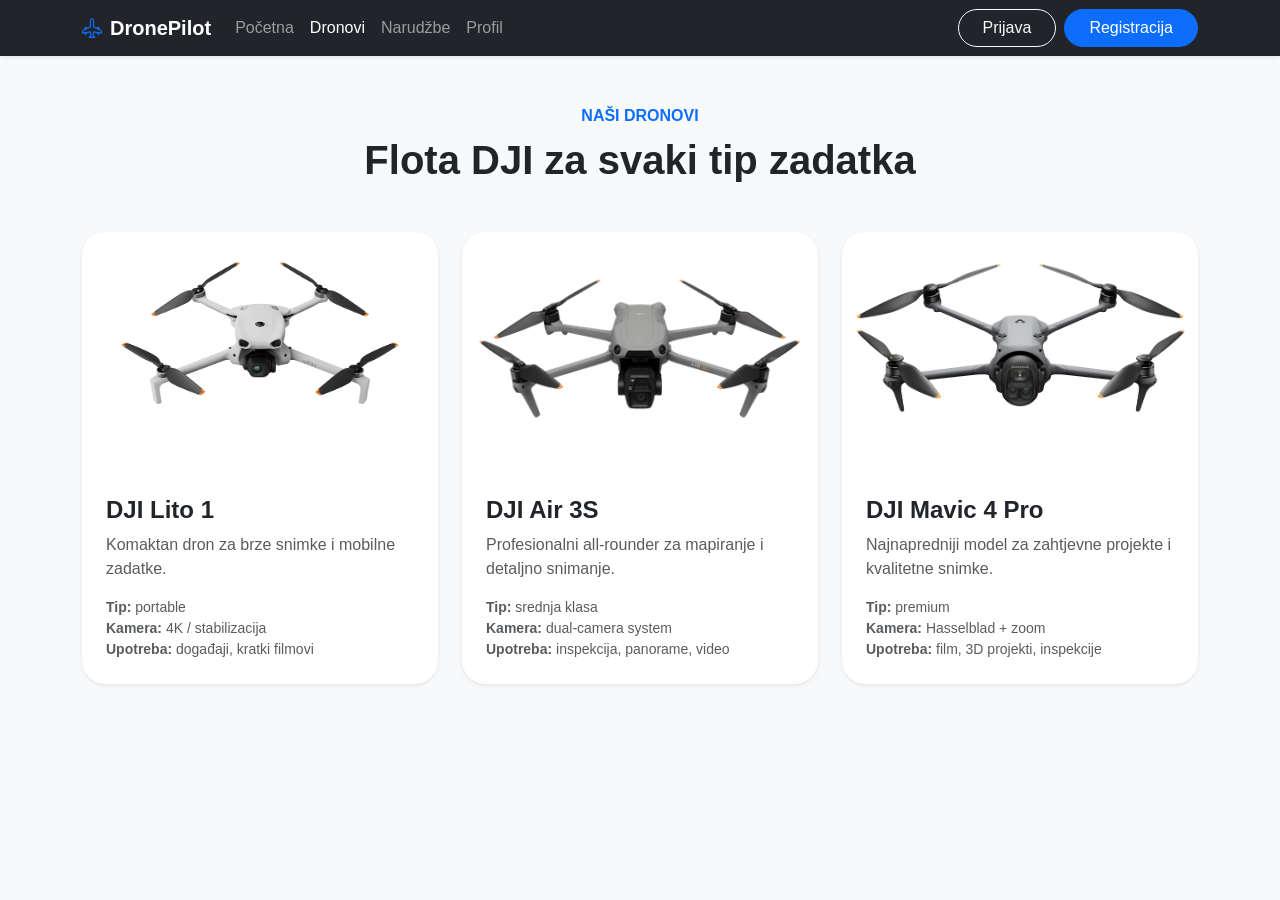
<file: drones.html>
<!DOCTYPE html>
<html lang="bs">
<head>
    <meta charset="UTF-8">
    <meta name="viewport" content="width=device-width, initial-scale=1.0">
    <title>Naši dronovi - DronePilot</title>
    <link href="https://cdn.jsdelivr.net/npm/bootstrap@5.3.3/dist/css/bootstrap.min.css" rel="stylesheet">
    <link rel="stylesheet" href="https://cdn.jsdelivr.net/npm/bootstrap-icons@1.11.3/font/bootstrap-icons.min.css">
    <link rel="stylesheet" href="frontend/css/style.css">
</head>
<body class="bg-light">
    <nav class="navbar navbar-expand-lg navbar-dark bg-dark sticky-top shadow-sm">
        <div class="container">
            <a class="navbar-brand fw-bold" href="index.html">
                <i class="bi bi-airplane-engines text-primary me-2"></i>DronePilot
            </a>
            <button class="navbar-toggler" type="button" data-bs-toggle="collapse" data-bs-target="#navbarNav">
                <span class="navbar-toggler-icon"></span>
            </button>
            <div class="collapse navbar-collapse" id="navbarNav">
                <ul id="navLinks" class="navbar-nav me-auto">
                    <li class="nav-item"><a class="nav-link" href="index.html">Početna</a></li>
                    <li id="navDrones" class="nav-item"><a class="nav-link active" href="drones.html">Dronovi</a></li>
                    <li id="navOrders" class="nav-item"><a class="nav-link" href="orders.html">Narudžbe</a></li>
                    <li id="navProfile" class="nav-item"><a class="nav-link" href="profile.html">Profil</a></li>
                </ul>
                <div id="authActions" class="d-flex gap-2 align-items-center">
                    <a id="loginBtn" href="login.html" class="btn btn-outline-light rounded-pill px-4">Prijava</a>
                    <a id="registerBtn" href="register.html" class="btn btn-primary rounded-pill px-4">Registracija</a>
                    <span id="userBadge" class="badge rounded-pill bg-light text-dark d-none">User</span>
                    <button id="logoutBtn" type="button" class="btn btn-outline-light rounded-pill px-4 d-none">Odjavi se</button>
                </div>
            </div>
        </div>
    </nav>

    <main class="container py-5">
        <div class="text-center mb-5">
            <p class="text-primary fw-semibold text-uppercase mb-2">Naši dronovi</p>
            <h1 class="fw-bold">Flota DJI za svaki tip zadatka</h1>
        </div>

        <div class="row g-4">
            <div class="col-md-4">
                <div class="card drone-card h-100 border-0 shadow-sm">
                    <img src="frontend/static/assets/images/lito1.JPG" class="drone-image" alt="DJI Lito 1">
                    <div class="card-body p-4">
                        <h3 class="h4 fw-bold">DJI Lito 1</h3>
                        <p class="text-muted mb-3">Komaktan dron za brze snimke i mobilne zadatke.</p>
                        <ul class="list-unstyled small text-muted mb-0">
                            <li><strong>Tip:</strong> portable</li>
                            <li><strong>Kamera:</strong> 4K / stabilizacija</li>
                            <li><strong>Upotreba:</strong> događaji, kratki filmovi</li>
                        </ul>
                    </div>
                </div>
            </div>

            <div class="col-md-4">
                <div class="card drone-card h-100 border-0 shadow-sm">
                    <img src="frontend/static/assets/images/air3s.JPG" class="drone-image" alt="DJI Air 3S">
                    <div class="card-body p-4">
                        <h3 class="h4 fw-bold">DJI Air 3S</h3>
                        <p class="text-muted mb-3">Profesionalni all-rounder za mapiranje i detaljno snimanje.</p>
                        <ul class="list-unstyled small text-muted mb-0">
                            <li><strong>Tip:</strong> srednja klasa</li>
                            <li><strong>Kamera:</strong> dual-camera system</li>
                            <li><strong>Upotreba:</strong> inspekcija, panorame, video</li>
                        </ul>
                    </div>
                </div>
            </div>

            <div class="col-md-4">
                <div class="card drone-card h-100 border-0 shadow-sm">
                    <img src="frontend/static/assets/images/mavic.JPG" class="drone-image" alt="DJI Mavic 4 Pro">
                    <div class="card-body p-4">
                        <h3 class="h4 fw-bold">DJI Mavic 4 Pro</h3>
                        <p class="text-muted mb-3">Najnapredniji model za zahtjevne projekte i kvalitetne snimke.</p>
                        <ul class="list-unstyled small text-muted mb-0">
                            <li><strong>Tip:</strong> premium</li>
                            <li><strong>Kamera:</strong> Hasselblad + zoom</li>
                            <li><strong>Upotreba:</strong> film, 3D projekti, inspekcije</li>
                        </ul>
                    </div>
                </div>
            </div>
        </div>
    </main>
</body>
</html>
</file>
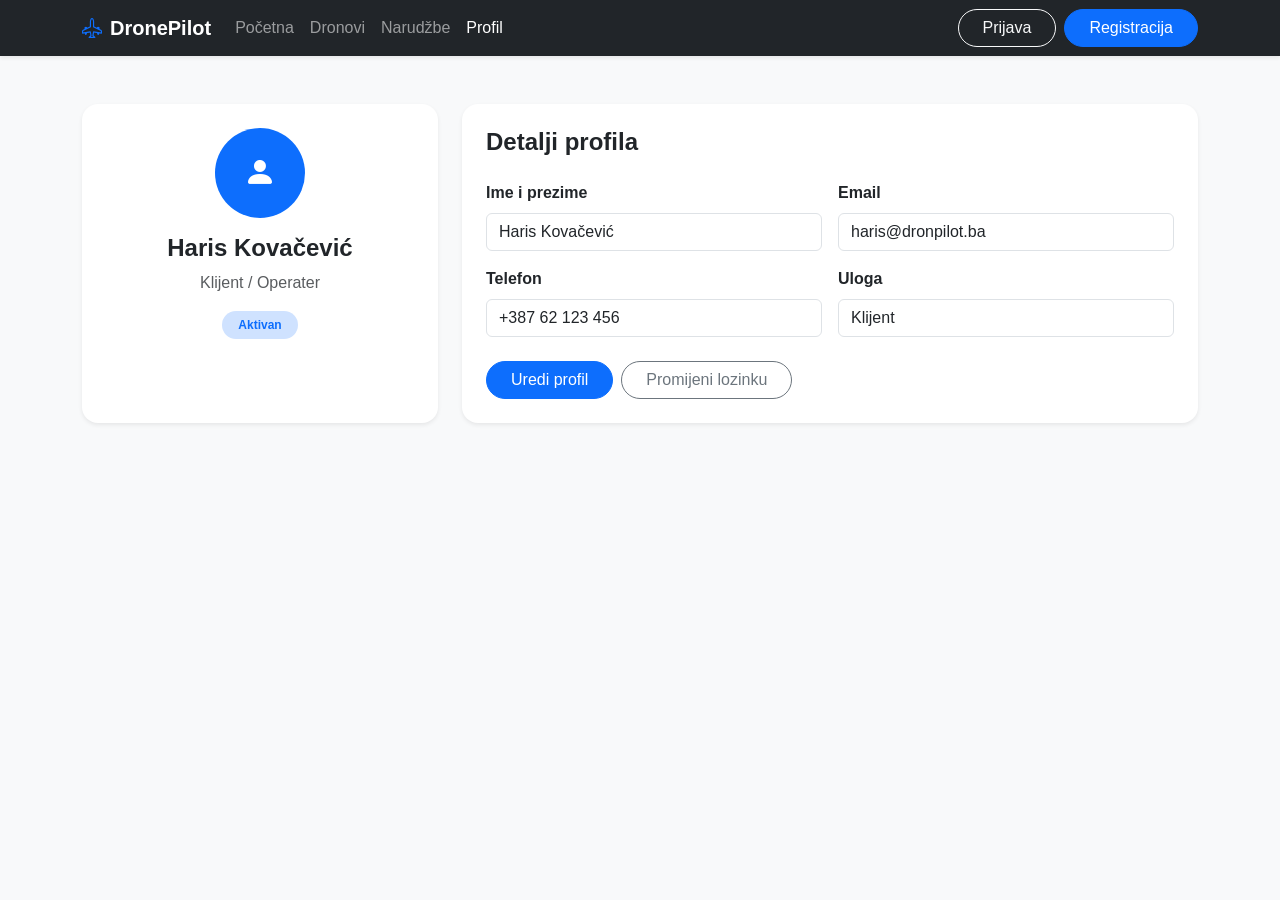
<file: profile.html>
<!DOCTYPE html>
<html lang="bs">
<head>
    <meta charset="UTF-8">
    <meta name="viewport" content="width=device-width, initial-scale=1.0">
    <title>Profil - DronePilot</title>
    <link href="https://cdn.jsdelivr.net/npm/bootstrap@5.3.3/dist/css/bootstrap.min.css" rel="stylesheet">
    <link rel="stylesheet" href="https://cdn.jsdelivr.net/npm/bootstrap-icons@1.11.3/font/bootstrap-icons.min.css">
    <link rel="stylesheet" href="frontend/css/style.css">
</head>
<body class="bg-light">
    <nav class="navbar navbar-expand-lg navbar-dark bg-dark sticky-top shadow-sm">
        <div class="container">
            <a class="navbar-brand fw-bold" href="index.html">
                <i class="bi bi-airplane-engines text-primary me-2"></i>DronePilot
            </a>
            <button class="navbar-toggler" type="button" data-bs-toggle="collapse" data-bs-target="#navbarNav">
                <span class="navbar-toggler-icon"></span>
            </button>
            <div class="collapse navbar-collapse" id="navbarNav">
                <ul id="navLinks" class="navbar-nav me-auto">
                    <li class="nav-item"><a class="nav-link" href="index.html">Početna</a></li>
                    <li id="navDrones" class="nav-item"><a class="nav-link" href="drones.html">Dronovi</a></li>
                    <li id="navOrders" class="nav-item"><a class="nav-link" href="orders.html">Narudžbe</a></li>
                    <li id="navProfile" class="nav-item"><a class="nav-link active" href="profile.html">Profil</a></li>
                </ul>
                <div id="authActions" class="d-flex gap-2 align-items-center">
                    <a id="loginBtn" href="login.html" class="btn btn-outline-light rounded-pill px-4">Prijava</a>
                    <a id="registerBtn" href="register.html" class="btn btn-primary rounded-pill px-4">Registracija</a>
                    <span id="userBadge" class="badge rounded-pill bg-light text-dark d-none">User</span>
                    <button id="logoutBtn" type="button" class="btn btn-outline-light rounded-pill px-4 d-none">Odjavi se</button>
                </div>
            </div>
        </div>
    </nav>

    <main class="container py-5">
        <div class="row g-4">
            <div class="col-lg-4">
                <div class="card border-0 shadow-sm rounded-4 h-100">
                    <div class="card-body p-4 text-center">
                        <div class="bg-primary text-white rounded-circle d-inline-flex align-items-center justify-content-center mb-3" style="width:90px; height:90px; font-size:2rem;">
                            <i class="bi bi-person-fill"></i>
                        </div>
                        <h2 class="h4 fw-bold">Haris Kovačević</h2>
                        <p class="text-muted mb-3">Klijent / Operater</p>
                        <span class="badge bg-primary-subtle text-primary rounded-pill px-3 py-2">Aktivan</span>
                    </div>
                </div>
            </div>

            <div class="col-lg-8">
                <div class="card border-0 shadow-sm rounded-4 h-100">
                    <div class="card-body p-4">
                        <h3 class="h4 fw-bold mb-4">Detalji profila</h3>
                        <div class="row g-3">
                            <div class="col-md-6">
                                <label class="form-label fw-semibold">Ime i prezime</label>
                                <input type="text" class="form-control" value="Haris Kovačević" readonly>
                            </div>
                            <div class="col-md-6">
                                <label class="form-label fw-semibold">Email</label>
                                <input type="email" class="form-control" value="haris@dronpilot.ba" readonly>
                            </div>
                            <div class="col-md-6">
                                <label class="form-label fw-semibold">Telefon</label>
                                <input type="tel" class="form-control" value="+387 62 123 456" readonly>
                            </div>
                            <div class="col-md-6">
                                <label class="form-label fw-semibold">Uloga</label>
                                <input type="text" class="form-control" value="Klijent" readonly>
                            </div>
                        </div>
                        <div class="mt-4 d-flex gap-2">
                            <button class="btn btn-primary rounded-pill px-4">Uredi profil</button>
                            <button class="btn btn-outline-secondary rounded-pill px-4">Promijeni lozinku</button>
                        </div>
                    </div>
                </div>
            </div>
        </div>
    </main>
</body>
</html>
</file>
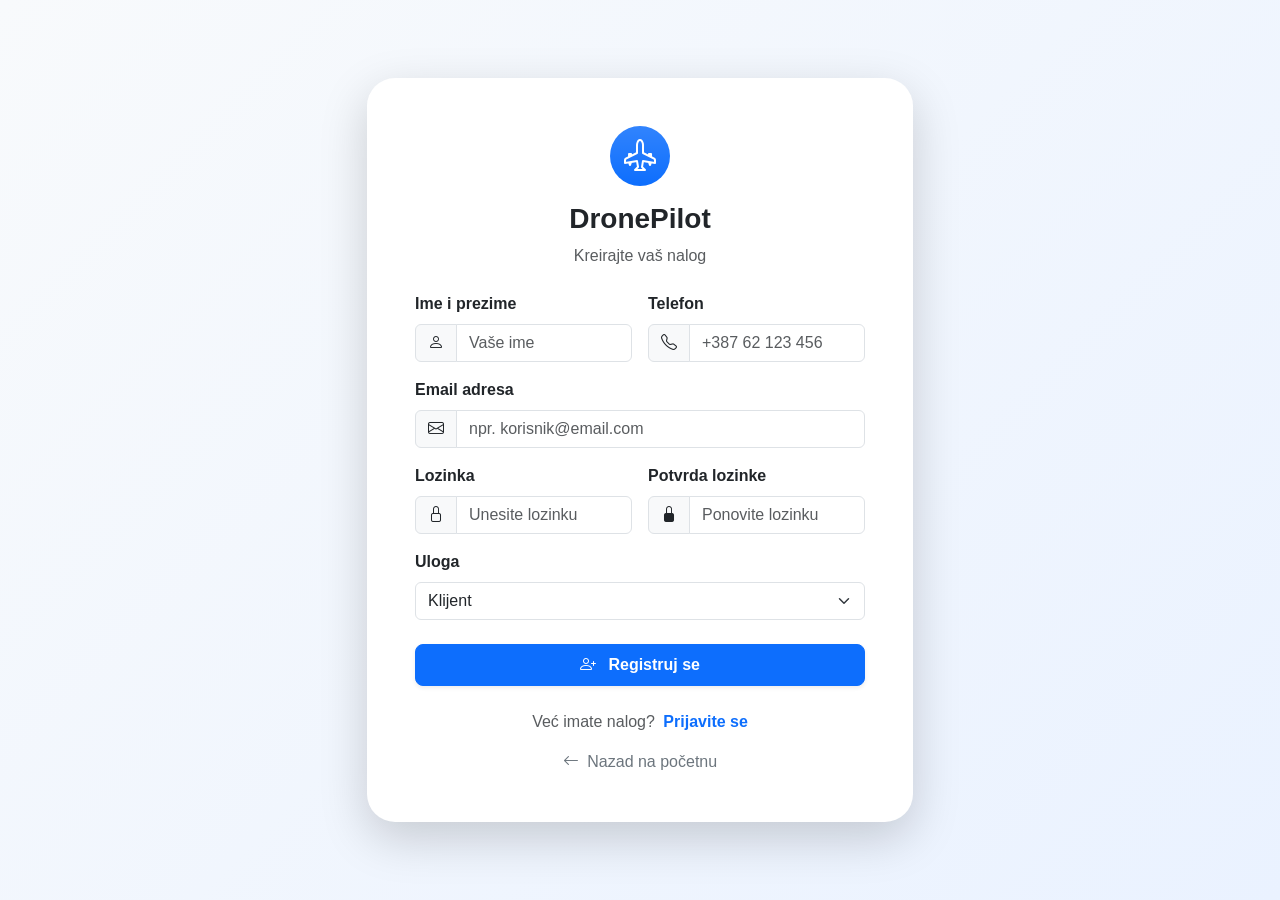
<file: register.html>
<!DOCTYPE html>
<html lang="bs">
<head>
    <meta charset="UTF-8">
    <meta name="viewport" content="width=device-width, initial-scale=1.0">
    <title>Registracija - DronePilot Services</title>

    <link href="https://cdn.jsdelivr.net/npm/bootstrap@5.3.3/dist/css/bootstrap.min.css" rel="stylesheet">
    <link rel="stylesheet" href="https://cdn.jsdelivr.net/npm/bootstrap-icons@1.11.3/font/bootstrap-icons.min.css">
    <link rel="stylesheet" href="frontend/css/style.css">
</head>
<body class="auth-body">

    <div class="auth-wrapper">
        <div class="container">
            <div class="row justify-content-center">
                <div class="col-12 col-md-8 col-lg-6">
                    <div class="card auth-card shadow-lg border-0">
                        <div class="card-body p-4 p-sm-5">
                            <div class="text-center mb-4">
                                <div class="bg-primary bg-gradient text-white rounded-circle d-inline-flex align-items-center justify-content-center mb-3" style="width:60px; height:60px;">
                                    <i class="bi bi-airplane-engines fs-2"></i>
                                </div>
                                <h3 class="fw-bold text-dark">DronePilot</h3>
                                <p class="text-muted mb-0">Kreirajte vaš nalog</p>
                            </div>

                            <form id="registerForm">
                                <div class="row g-3">
                                    <div class="col-md-6">
                                        <label class="form-label fw-semibold">Ime i prezime</label>
                                        <div class="input-group">
                                            <span class="input-group-text bg-light"><i class="bi bi-person"></i></span>
                                            <input type="text" class="form-control" placeholder="Vaše ime" required>
                                        </div>
                                    </div>

                                    <div class="col-md-6">
                                        <label class="form-label fw-semibold">Telefon</label>
                                        <div class="input-group">
                                            <span class="input-group-text bg-light"><i class="bi bi-telephone"></i></span>
                                            <input type="tel" class="form-control" placeholder="+387 62 123 456" required>
                                        </div>
                                    </div>

                                    <div class="col-12">
                                        <label class="form-label fw-semibold">Email adresa</label>
                                        <div class="input-group">
                                            <span class="input-group-text bg-light"><i class="bi bi-envelope"></i></span>
                                            <input type="email" class="form-control" placeholder="npr. korisnik@email.com" required>
                                        </div>
                                    </div>

                                    <div class="col-md-6">
                                        <label class="form-label fw-semibold">Lozinka</label>
                                        <div class="input-group">
                                            <span class="input-group-text bg-light"><i class="bi bi-lock"></i></span>
                                            <input type="password" class="form-control" placeholder="Unesite lozinku" required>
                                        </div>
                                    </div>

                                    <div class="col-md-6">
                                        <label class="form-label fw-semibold">Potvrda lozinke</label>
                                        <div class="input-group">
                                            <span class="input-group-text bg-light"><i class="bi bi-lock-fill"></i></span>
                                            <input type="password" class="form-control" placeholder="Ponovite lozinku" required>
                                        </div>
                                    </div>

                                    <div class="col-12">
                                        <label class="form-label fw-semibold">Uloga</label>
                                        <select class="form-select" aria-label="Odaberite ulogu">
                                            <option selected>Klijent</option>
                                            <option>Administrator</option>
                                        </select>
                                    </div>
                                </div>

                                <button type="submit" class="btn btn-primary w-100 py-2 fw-bold rounded-3 shadow-sm mt-4">
                                    <i class="bi bi-person-plus me-2"></i> Registruj se
                                </button>
                            </form>

                            <div class="text-center mt-4">
                                <span class="text-muted">Već imate nalog?</span>
                                <a href="login.html" class="fw-semibold text-primary text-decoration-none ms-1">Prijavite se</a>
                            </div>

                            <div class="text-center mt-3">
                                <a href="index.html" class="text-secondary text-decoration-none">
                                    <i class="bi bi-arrow-left me-1"></i> Nazad na početnu
                                </a>
                            </div>
                        </div>
                    </div>
                </div>
            </div>
        </div>
    </div>

    <script>
        document.getElementById('registerForm').addEventListener('submit', function (event) {
            event.preventDefault();
            alert('Registracija je simulirana. U budućnosti će se povezati sa bazom korisnika.');
        });
    </script>
</body>
</html>
</file>
<file: frontend/css/style.css>
/* Custom stilovi za aplikaciju */

body {
    font-family: 'Segoe UI', Tahoma, Geneva, Verdana, sans-serif;
}

/* Sections scrolled to from the navbar stop below the sticky navbar instead of under it. */
section[id] {
    scroll-margin-top: 80px;
}

/* Weather widget (home page, #vrijeme) */
.weather-icon {
    font-size: 3.5rem;
    line-height: 1;
}

.weather-details li + li {
    border-top: 1px solid rgba(15, 23, 42, 0.06);
}

.weather-day {
    border-top: 4px solid transparent !important;
}

.weather-day-good {
    border-top-color: #198754 !important;
}

.weather-day-good .weather-verdict {
    color: #198754;
}

.weather-day-caution {
    border-top-color: #ffc107 !important;
}

.weather-day-caution .weather-verdict {
    color: #997404;
}

.weather-day-bad {
    border-top-color: #dc3545 !important;
}

.weather-day-bad .weather-verdict {
    color: #dc3545;
}

.logo-badge {
    width: 60px;
    height: 60px;
}

.auth-icon {
    width: 60px;
    height: 60px;
}

.profile-avatar {
    width: 90px;
    height: 90px;
    font-size: 2rem;
}

.card {
    transition: transform 0.2s ease-in-out;
}

.service-card {
    border-radius: 24px !important;
    overflow: hidden;
    background-color: #fff;
}

.service-card:hover {
    transform: translateY(-4px);
}

.service-image {
    width: 100%;
    height: 240px;
    object-fit: cover;
    display: block;
}

.drone-card {
    border-radius: 24px !important;
    overflow: hidden;
    background-color: #fff;
}

.drone-card:hover {
    transform: translateY(-4px);
}

.drone-image {
    width: 100%;
    height: 240px;
    object-fit: cover;
    display: block;
}

.auth-body {
    background: linear-gradient(135deg, #f8fafc 0%, #eaf2ff 100%);
}

.auth-wrapper {
    min-height: 100vh;
    display: flex;
    align-items: center;
    justify-content: center;
    padding: 40px 0;
}

.auth-card {
    border-radius: 28px !important;
    overflow: hidden;
}

.admin-body {
    background: #f5f7fb;
}

.admin-layout {
    display: flex;
    min-height: 100vh;
}

.admin-sidebar {
    width: 260px;
    background: #111827;
    color: #fff;
    padding: 28px 20px;
}

.brand-box {
    font-size: 1.4rem;
    font-weight: 700;
    padding: 12px 14px;
    margin-bottom: 28px;
    border-radius: 16px;
    background: rgba(255,255,255,0.06);
}

.admin-nav {
    display: flex;
    flex-direction: column;
    gap: 8px;
}

.admin-nav a {
    color: #dfe7ff;
    text-decoration: none;
    padding: 12px 14px;
    border-radius: 12px;
    transition: 0.2s ease;
}

.admin-nav a:hover,
.admin-nav a.active {
    background: rgba(96, 165, 250, 0.18);
    color: #fff;
}

.admin-main {
    flex: 1;
    padding: 32px;
}

.admin-header {
    display: flex;
    align-items: center;
    justify-content: space-between;
    margin-bottom: 28px;
}

.stat-card {
    background: #fff;
    border: 1px solid rgba(15, 23, 42, 0.06);
    border-radius: 18px;
    padding: 18px 20px;
    display: flex;
    align-items: center;
    gap: 16px;
    box-shadow: 0 8px 24px rgba(15, 23, 42, 0.04);
}

.stat-icon {
    width: 50px;
    height: 50px;
    border-radius: 14px;
    display: flex;
    align-items: center;
    justify-content: center;
    font-size: 1.3rem;
}

.panel-card {
    background: #fff;
    border-radius: 20px;
    border: 1px solid rgba(15, 23, 42, 0.06);
    box-shadow: 0 8px 24px rgba(15, 23, 42, 0.04);
    padding: 24px;
}

.activity-list {
    list-style: none;
    padding: 0;
    margin: 0;
    display: flex;
    flex-direction: column;
    gap: 18px;
}

.activity-list li {
    display: flex;
    align-items: flex-start;
    gap: 12px;
}

.activity-dot {
    width: 10px;
    height: 10px;
    border-radius: 50%;
    margin-top: 8px;
    display: inline-block;
}

.feature-list {
    list-style: none;
    padding: 0;
    margin: 0;
    display: grid;
    gap: 12px;
}

.feature-list li {
    background: #fff;
    border: 1px solid rgba(15, 23, 42, 0.06);
    padding: 12px 16px;
    border-radius: 12px;
    box-shadow: 0 8px 20px rgba(15, 23, 42, 0.03);
}

.placeholder-box {
    min-height: 260px;
    border: 2px dashed rgba(59, 130, 246, 0.35);
    border-radius: 20px;
    background: linear-gradient(135deg, rgba(59, 130, 246, 0.04), rgba(59, 130, 246, 0.12));
    display: flex;
    flex-direction: column;
    align-items: center;
    justify-content: center;
    gap: 12px;
    text-align: center;
}

.modal-content {
    animation: fadeIn 0.3s ease-in-out;
}

@keyframes fadeIn {
    from {
        opacity: 0;
        transform: translateY(-20px);
    }
    to {
        opacity: 1;
        transform: translateY(0);
    }
}

@media (max-width: 991px) {
    .admin-layout {
        flex-direction: column;
    }

    .admin-sidebar {
        width: 100%;
    }

    .admin-main {
        padding: 20px;
    }

    .admin-header {
        flex-direction: column;
        align-items: flex-start;
        gap: 16px;
    }
}

/* ==========================================================================
   Landing page (frontend/views/home.html)
   ========================================================================== */

:root {
    --sky-deep: #0b2a5b;
    --sky-mid: #1f63c6;
    --sky-light: #6fb8f5;
    --sky-pale: #eaf4ff;
    --brand-accent: #ffc93c;
    --ink: #0f172a;
}

/* Shared navbar (index.html): dark glass that lets the sky show through */
.app-navbar {
    background: rgba(9, 22, 48, 0.82);
    backdrop-filter: blur(12px);
    -webkit-backdrop-filter: blur(12px);
    border-bottom: 1px solid rgba(255, 255, 255, 0.08);
}

/* ---------- Hero sky ---------- */
.hero-sky {
    position: relative;
    overflow: hidden;
    color: #fff;
    padding: 90px 0 150px;
    background:
        radial-gradient(circle at 85% 12%, rgba(255, 214, 120, 0.35) 0, rgba(255, 214, 120, 0) 32%),
        linear-gradient(180deg, var(--sky-deep) 0%, var(--sky-mid) 55%, var(--sky-light) 100%);
}

.hero-content {
    position: relative;
    z-index: 2;
}

/* Frosted glass panel behind the hero text: the drifting clouds are blurred behind it, so the text stays readable. */
.hero-glass {
    padding: 36px 32px;
    border-radius: 28px;
    background: linear-gradient(135deg, rgba(255, 255, 255, 0.16) 0%, rgba(255, 255, 255, 0.06) 100%);
    border: 1px solid rgba(255, 255, 255, 0.28);
    box-shadow: 0 20px 50px rgba(8, 26, 60, 0.25), inset 0 1px 0 rgba(255, 255, 255, 0.35);
    backdrop-filter: blur(16px) saturate(140%);
    -webkit-backdrop-filter: blur(16px) saturate(140%);
}

.hero-glass .hero-lead {
    margin-bottom: 28px;
}

.hero-glass .hero-stats {
    margin-top: 32px;
}

/* Inside the glass panel the stat boxes are a bit darker, so they still stand out. */
.hero-glass .hero-stats > div {
    background: rgba(8, 26, 60, 0.18);
}

.hero-sun {
    position: absolute;
    top: 48px;
    right: 9%;
    width: 110px;
    height: 110px;
    border-radius: 50%;
    background: radial-gradient(circle, #fff6d6 0%, #ffd66b 55%, rgba(255, 214, 107, 0) 72%);
    opacity: 0.9;
}

.hero-badge {
    display: inline-flex;
    align-items: center;
    padding: 8px 16px;
    margin-bottom: 22px;
    border-radius: 999px;
    font-size: 0.9rem;
    font-weight: 600;
    background: rgba(255, 255, 255, 0.14);
    border: 1px solid rgba(255, 255, 255, 0.25);
    backdrop-filter: blur(6px);
}

.hero-title {
    font-size: clamp(2.3rem, 5vw, 3.8rem);
    font-weight: 800;
    line-height: 1.08;
    letter-spacing: -0.02em;
    margin-bottom: 20px;
}

.hero-highlight {
    color: var(--brand-accent);
}

.hero-lead {
    font-size: 1.15rem;
    color: rgba(255, 255, 255, 0.88);
    max-width: 560px;
    margin: 0 auto 32px;
}

.hero-btn {
    color: var(--sky-deep);
}

.hero-stats {
    display: flex;
    flex-wrap: wrap;
    gap: 14px;
    margin-top: 40px;
    justify-content: center;
}

.hero-stats > div {
    min-width: 130px;
    padding: 14px 18px;
    border-radius: 16px;
    background: rgba(255, 255, 255, 0.12);
    border: 1px solid rgba(255, 255, 255, 0.2);
    backdrop-filter: blur(6px);
}

.hero-stats strong {
    display: block;
    font-size: 1.4rem;
    line-height: 1.2;
}

.hero-stats span {
    font-size: 0.85rem;
    color: rgba(255, 255, 255, 0.8);
}

@media (min-width: 992px) {
    .hero-lead {
        margin-left: 0;
    }

    .hero-stats {
        justify-content: flex-start;
    }
}

/* ---------- Drone illustration (inline SVG in home.html) ---------- */
.hero-drone-wrap {
    position: relative;
    max-width: 480px;
    margin: 0 auto;
    padding: 40px 0;
}

.hero-drone-glow {
    position: absolute;
    inset: 15% 10%;
    border-radius: 50%;
    background: radial-gradient(circle, rgba(255, 255, 255, 0.35) 0%, rgba(255, 255, 255, 0) 70%);
}

.hero-drone {
    position: relative;
    width: 100%;
    height: auto;
    filter: drop-shadow(0 30px 30px rgba(8, 26, 60, 0.35));
    animation: drone-hover 4s ease-in-out infinite;
}

.drone-arm {
    stroke: #1e293b;
    stroke-width: 9;
    stroke-linecap: round;
    fill: none;
}

.drone-rotor-disc {
    fill: rgba(255, 255, 255, 0.28);
    stroke: rgba(255, 255, 255, 0.5);
    stroke-width: 1;
}

/* transform-box: fill-box makes each blade spin around its own center */
.drone-blade {
    fill: rgba(15, 23, 42, 0.75);
    transform-box: fill-box;
    transform-origin: center;
    animation: rotor-spin 0.35s linear infinite;
}

.drone-blade-reverse {
    animation-direction: reverse;
}

.drone-motor {
    fill: #0f172a;
    stroke: #475569;
    stroke-width: 2;
}

.drone-body {
    fill: #f1f5f9;
    stroke: #cbd5e1;
    stroke-width: 2;
}

.drone-shell {
    fill: #1f63c6;
}

.drone-gimbal {
    fill: #334155;
}

.drone-camera {
    fill: #0f172a;
    stroke: #64748b;
    stroke-width: 2;
}

.drone-lens {
    fill: #1e3a8a;
}

.drone-lens-glint {
    fill: #bfdbfe;
}

.drone-led {
    animation: led-blink 1.6s ease-in-out infinite;
}

.drone-led-green {
    fill: #22c55e;
}

.drone-led-red {
    fill: #ef4444;
    animation-delay: 0.8s;
}

.hero-chip {
    position: absolute;
    display: inline-flex;
    align-items: center;
    padding: 10px 16px;
    border-radius: 14px;
    font-size: 0.85rem;
    font-weight: 600;
    color: var(--ink);
    background: rgba(255, 255, 255, 0.92);
    box-shadow: 0 12px 30px rgba(8, 26, 60, 0.2);
    animation: chip-float 5s ease-in-out infinite;
}

.hero-chip i {
    color: var(--sky-mid);
}

.hero-chip-top {
    top: 6px;
    left: 0;
}

.hero-chip-bottom {
    bottom: 10px;
    right: 0;
    animation-delay: 1.5s;
}

.hero-chip-bottom i {
    color: #ef4444;
}

/* ---------- Clouds (pure CSS: one rounded base + two puffs) ---------- */
/* Each cloud sets its size with "scale"; the drift animation uses "translate", so they do not clash. */
.cloud {
    position: absolute;
    z-index: 1;
    width: 200px;
    height: 60px;
    border-radius: 60px;
    background: #fff;
    opacity: 0.85;
    animation: cloud-drift linear infinite;
}

.cloud::before,
.cloud::after {
    content: "";
    position: absolute;
    border-radius: 50%;
    background: inherit;
}

.cloud::before {
    width: 90px;
    height: 90px;
    top: -45px;
    left: 30px;
}

.cloud::after {
    width: 110px;
    height: 110px;
    top: -60px;
    right: 25px;
}

.cloud-1 {
    top: 18%;
    left: -220px;
    scale: 0.8;
    animation-duration: 55s;
}

.cloud-2 {
    top: 52%;
    left: -220px;
    scale: 1.1;
    opacity: 0.6;
    animation-duration: 75s;
    animation-delay: -30s;
}

.cloud-3 {
    top: 30%;
    left: -220px;
    scale: 0.55;
    opacity: 0.7;
    animation-duration: 45s;
    animation-delay: -12s;
}

.cloud-4 {
    bottom: 70px;
    left: -220px;
    scale: 1.4;
    opacity: 0.95;
    animation-duration: 90s;
    animation-delay: -60s;
}

/* Wave at the bottom of the hero, same color as the next section */
.section-wave {
    position: absolute;
    left: 0;
    bottom: -1px;
    z-index: 3;
    width: 100%;
    height: 90px;
}

.section-wave path {
    fill: #fff;
}

/* ---------- Sections ---------- */
.landing-section {
    position: relative;
    padding: 80px 0;
}

.section-heading {
    max-width: 680px;
    margin: 0 auto 48px;
    text-align: center;
}

.section-heading h2 {
    font-weight: 800;
    letter-spacing: -0.01em;
    margin-bottom: 12px;
}

.section-eyebrow {
    display: inline-flex;
    align-items: center;
    margin-bottom: 14px;
    padding: 6px 14px;
    border-radius: 999px;
    font-size: 0.85rem;
    font-weight: 700;
    text-transform: uppercase;
    letter-spacing: 0.04em;
    color: var(--sky-mid);
    background: rgba(31, 99, 198, 0.1);
}

.section-heading-light h2 {
    color: #fff;
}

.section-heading-light p {
    color: rgba(255, 255, 255, 0.75);
}

.section-heading-light .section-eyebrow {
    color: #bfdbfe;
    background: rgba(191, 219, 254, 0.12);
}

/* Why us: sits right under the hero wave, so less space on top */
.features-section {
    padding-top: 24px;
}

.feature-card {
    height: 100%;
    padding: 26px;
    border-radius: 20px;
    background: #fff;
    border: 1px solid rgba(15, 23, 42, 0.06);
    box-shadow: 0 10px 30px rgba(15, 23, 42, 0.05);
    transition: transform 0.2s ease, box-shadow 0.2s ease;
}

.feature-card:hover {
    transform: translateY(-4px);
    box-shadow: 0 18px 40px rgba(31, 99, 198, 0.12);
}

.feature-icon {
    display: inline-flex;
    align-items: center;
    justify-content: center;
    width: 52px;
    height: 52px;
    margin-bottom: 16px;
    border-radius: 16px;
    font-size: 1.5rem;
    color: #fff;
    background: linear-gradient(135deg, var(--sky-mid), var(--sky-light));
}

/* Service and drone cards on the landing page */
.card-image-wrap {
    position: relative;
    overflow: hidden;
}

.card-image-wrap img {
    transition: transform 0.5s ease;
}

.service-card,
.drone-card {
    box-shadow: 0 12px 30px rgba(15, 23, 42, 0.08);
}

.service-card:hover .card-image-wrap img,
.drone-card:hover .card-image-wrap img {
    transform: scale(1.06);
}

.card-tag {
    position: absolute;
    top: 14px;
    left: 14px;
    padding: 6px 12px;
    border-radius: 999px;
    font-size: 0.8rem;
    font-weight: 600;
    color: var(--ink);
    background: rgba(255, 255, 255, 0.92);
    backdrop-filter: blur(6px);
}

/* How it works */
.steps-row {
    padding-top: 14px;
}

.step-card {
    position: relative;
    height: 100%;
    padding: 30px 24px 24px;
    border-radius: 20px;
    text-align: center;
    background: var(--sky-pale);
}

.step-number {
    position: absolute;
    top: -14px;
    left: 50%;
    transform: translateX(-50%);
    width: 32px;
    height: 32px;
    border-radius: 50%;
    display: flex;
    align-items: center;
    justify-content: center;
    font-weight: 800;
    color: #fff;
    background: var(--sky-mid);
    box-shadow: 0 6px 14px rgba(31, 99, 198, 0.35);
}

.step-icon {
    display: block;
    margin-bottom: 12px;
    font-size: 2rem;
    color: var(--sky-mid);
}

/* Drones: night sky band with twinkling stars */
.drones-band {
    overflow: hidden;
    background: linear-gradient(180deg, #081730 0%, #10264f 100%);
}

.stars {
    position: absolute;
    inset: 0;
    background-image:
        radial-gradient(1.5px 1.5px at 10% 20%, #fff 50%, transparent 51%),
        radial-gradient(1px 1px at 25% 70%, #fff 50%, transparent 51%),
        radial-gradient(1.5px 1.5px at 40% 35%, #fff 50%, transparent 51%),
        radial-gradient(1px 1px at 55% 15%, #fff 50%, transparent 51%),
        radial-gradient(2px 2px at 70% 60%, #fff 50%, transparent 51%),
        radial-gradient(1px 1px at 85% 25%, #fff 50%, transparent 51%),
        radial-gradient(1.5px 1.5px at 92% 80%, #fff 50%, transparent 51%),
        radial-gradient(1px 1px at 5% 85%, #fff 50%, transparent 51%);
    opacity: 0.7;
    animation: stars-twinkle 4s ease-in-out infinite alternate;
}

/* Weather section: light sky with still clouds */
.weather-sky {
    overflow: hidden;
    background: linear-gradient(180deg, var(--sky-pale) 0%, #f8fbff 100%);
}

.cloud-soft {
    opacity: 0.9;
    animation: none;
    box-shadow: 0 20px 40px rgba(31, 99, 198, 0.06);
}

.cloud-5 {
    top: 60px;
    left: 4%;
    scale: 0.7;
}

.cloud-6 {
    top: 140px;
    right: 6%;
    scale: 0.9;
}

.weather-search {
    position: relative;
    display: flex;
    gap: 8px;
    max-width: 560px;
    margin: 0 auto;
    padding: 8px;
    border-radius: 999px;
    background: #fff;
    box-shadow: 0 14px 40px rgba(31, 99, 198, 0.15);
}

.weather-search .form-control {
    border: 0;
    border-radius: 999px;
    padding-left: 44px;
    box-shadow: none;
}

.weather-search .btn {
    flex-shrink: 0;
    white-space: nowrap;
}

.weather-search-icon {
    position: absolute;
    top: 50%;
    left: 26px;
    transform: translateY(-50%);
    color: var(--sky-mid);
}

.weather-current-card {
    background: linear-gradient(160deg, #ffffff 0%, var(--sky-pale) 100%);
}

/* Call to action */
.cta-band {
    position: relative;
    overflow: hidden;
    padding: 48px;
    border-radius: 28px;
    color: #fff;
    background: linear-gradient(120deg, var(--sky-deep) 0%, var(--sky-mid) 60%, var(--sky-light) 100%);
    box-shadow: 0 24px 50px rgba(31, 99, 198, 0.3);
}

.cloud-cta {
    bottom: -20px;
    right: 6%;
    opacity: 0.18;
    scale: 1.3;
    animation: none;
}

/* Footer */
.landing-footer {
    padding: 36px 0;
    color: rgba(255, 255, 255, 0.7);
    background: #081730;
}

.landing-footer a {
    margin-left: 18px;
    color: rgba(255, 255, 255, 0.85);
    text-decoration: none;
}

.landing-footer a:first-child {
    margin-left: 0;
}

.landing-footer a:hover {
    color: #fff;
}

@media (max-width: 575px) {
    .hero-sky {
        padding: 60px 0 120px;
    }

    .hero-chip {
        display: none;
    }

    .hero-glass {
        padding: 26px 20px;
        border-radius: 22px;
    }

    .landing-section {
        padding: 60px 0;
    }

    .cta-band {
        padding: 32px 22px;
    }

    .weather-search {
        flex-direction: column;
        border-radius: 24px;
    }

    .weather-search-icon {
        top: 32px;
    }
}

/* ---------- Animations ---------- */
@keyframes drone-hover {
    0%, 100% {
        transform: translateY(0) rotate(-1deg);
    }
    50% {
        transform: translateY(-16px) rotate(1deg);
    }
}

@keyframes rotor-spin {
    from {
        transform: rotate(0deg);
    }
    to {
        transform: rotate(360deg);
    }
}

@keyframes led-blink {
    0%, 100% {
        opacity: 1;
    }
    50% {
        opacity: 0.25;
    }
}

@keyframes chip-float {
    0%, 100% {
        transform: translateY(0);
    }
    50% {
        transform: translateY(-8px);
    }
}

@keyframes cloud-drift {
    from {
        translate: 0 0;
    }
    to {
        translate: calc(100vw + 440px) 0;
    }
}

@keyframes stars-twinkle {
    from {
        opacity: 0.45;
    }
    to {
        opacity: 0.85;
    }
}

/* Users who prefer less motion get a still page. */
@media (prefers-reduced-motion: reduce) {
    .hero-drone,
    .drone-blade,
    .drone-led,
    .hero-chip,
    .cloud,
    .stars {
        animation: none;
    }
}

/* ==========================================================================
   Admin panel additions (frontend/views/admin.html)
   ========================================================================== */

.admin-nav-back {
    margin-top: 18px;
    padding-top: 18px !important;
    border-top: 1px solid rgba(255, 255, 255, 0.1);
    border-radius: 0 !important;
    color: #94a3b8 !important;
}

.admin-live-badge {
    display: inline-flex;
    align-items: center;
    padding: 8px 14px;
    border-radius: 999px;
    font-size: 0.85rem;
    font-weight: 600;
    color: #0f5132;
    background: #d1e7dd;
}

.admin-filter {
    width: auto;
    min-width: 160px;
}

.status-breakdown {
    display: grid;
    gap: 16px;
    padding: 0;
    margin: 0;
    list-style: none;
}

.status-progress {
    height: 8px;
}

.battery-progress {
    width: 80px;
    height: 8px;
}

.admin-main .table th {
    font-size: 0.8rem;
    font-weight: 700;
    text-transform: uppercase;
    letter-spacing: 0.03em;
    color: #64748b;
    white-space: nowrap;
}
</file>
